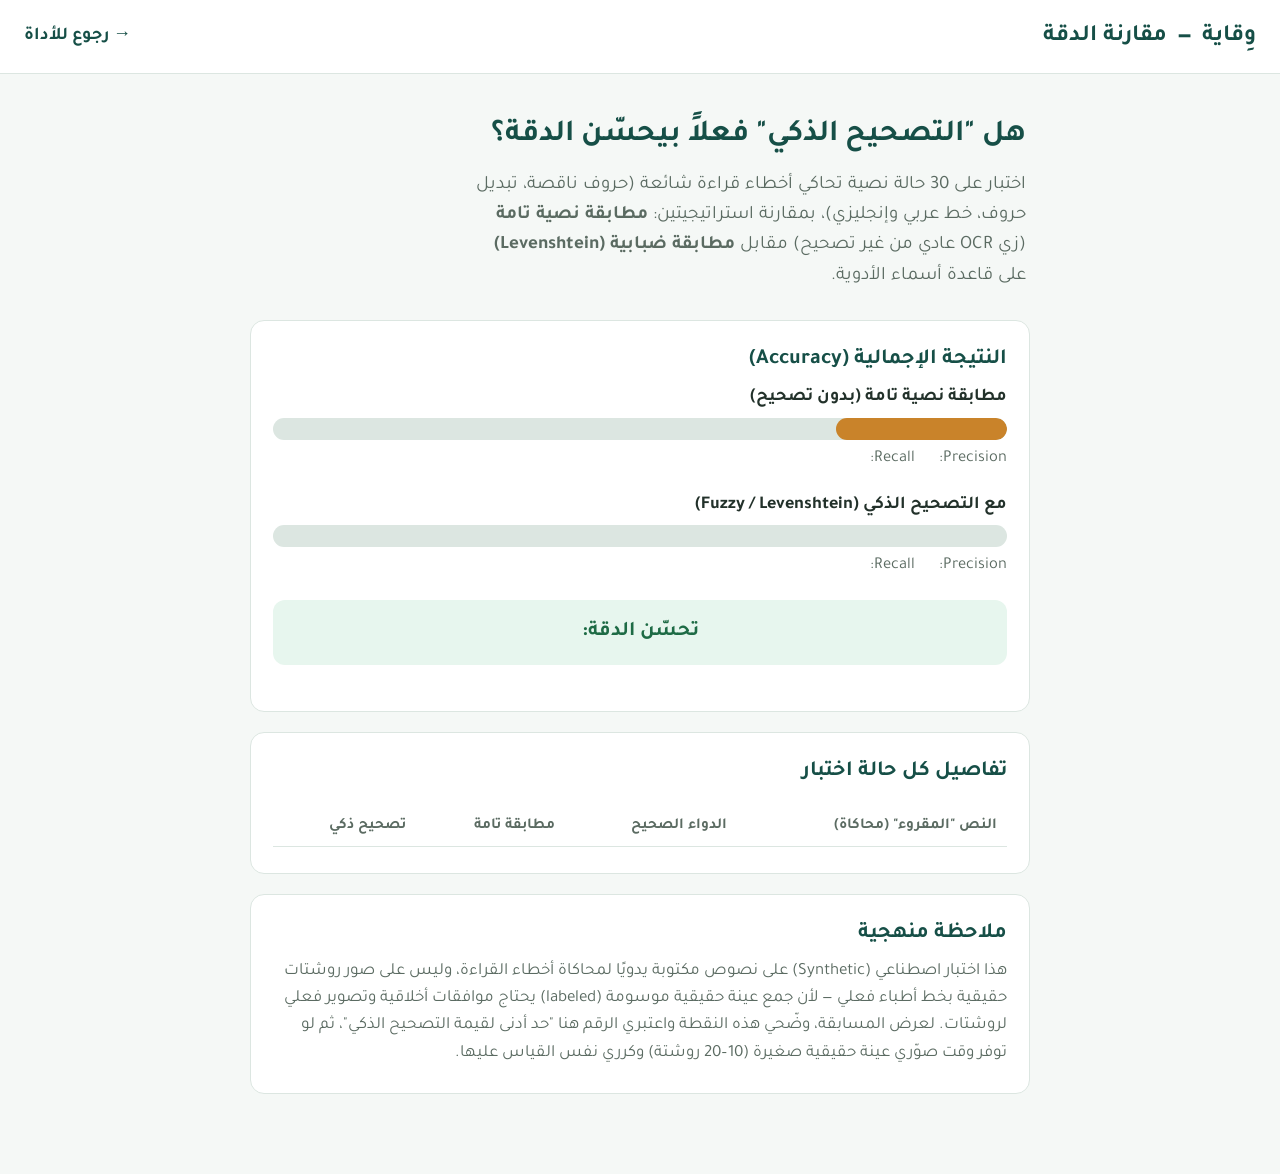
<file: prescription-checker/eval.html>
<!DOCTYPE html>
<html lang="ar" dir="rtl">
<head>
<meta charset="UTF-8">
<meta name="viewport" content="width=device-width, initial-scale=1">
<title>مقارنة الدقة | OCR عادي مقابل التصحيح الذكي</title>
<link href="https://fonts.googleapis.com/css2?family=Tajawal:wght@400;500;700;900&family=Inter:wght@400;500;600;700&display=swap" rel="stylesheet">
<link rel="stylesheet" href="style.css">
<style>
  main.eval { max-width: 820px; }
  .bar-row { margin-bottom: 18px; }
  .bar-label { display:flex; justify-content:space-between; margin-bottom:6px; font-weight:600; }
  .bar-track { background: var(--border); border-radius: 999px; height: 22px; overflow: hidden; }
  .bar-fill { background: var(--primary); height: 100%; width: 0%; transition: width .6s ease; border-radius: 999px; }
  #rawAcc .bar-fill { background: var(--medium); }
  .metrics-row { display:flex; gap: 24px; margin-top: 6px; color: var(--text-muted); font-size:0.92rem; }
  .improvement-box {
    background: var(--safe-tint); color:#1E6B45; padding: 16px 20px; border-radius: 12px;
    font-weight: 700; font-size: 1.15rem; text-align:center; margin: 20px 0;
  }
  table { width: 100%; border-collapse: collapse; font-size: 0.85rem; margin-top: 10px; }
  th, td { text-align: start; padding: 8px 10px; border-bottom: 1px solid var(--border); }
  th { color: var(--text-muted); font-weight: 600; }
  td.correct { color: var(--safe); font-weight: 700; }
  td.wrong-match { color: var(--danger); font-weight: 700; }
  td.no-match { color: var(--medium); font-weight: 700; }
  .table-wrap { overflow-x: auto; }
</style>
</head>
<body>
<header class="topbar">
  <div class="brand"><span data-i18n="app_name">وِقاية</span> — <span>مقارنة الدقة</span></div>
  <a href="index.html" style="color:var(--primary-dark); font-weight:600; text-decoration:none;">→ رجوع للأداة</a>
</header>

<main class="eval">
  <section class="hero">
    <h1>هل "التصحيح الذكي" فعلاً بيحسّن الدقة؟</h1>
    <p class="hero-sub">
      اختبار على 30 حالة نصية تحاكي أخطاء قراءة شائعة (حروف ناقصة، تبديل حروف، خط عربي وإنجليزي)، بمقارنة استراتيجيتين:
      <b>مطابقة نصية تامة</b> (زي OCR عادي من غير تصحيح) مقابل <b>مطابقة ضبابية (Levenshtein)</b> على قاعدة أسماء الأدوية.
    </p>
  </section>

  <section class="panel">
    <h2>النتيجة الإجمالية (Accuracy)</h2>
    <div class="bar-row">
      <div class="bar-label"><span>مطابقة نصية تامة (بدون تصحيح)</span></div>
      <div class="bar-track" id="rawAcc"><div class="bar-fill"></div></div>
      <div class="metrics-row">
        <span>Precision: <span id="rawPrec"></span></span>
        <span>Recall: <span id="rawRec"></span></span>
      </div>
    </div>
    <div class="bar-row">
      <div class="bar-label"><span>مع التصحيح الذكي (Fuzzy / Levenshtein)</span></div>
      <div class="bar-track" id="fuzzyAcc"><div class="bar-fill"></div></div>
      <div class="metrics-row">
        <span>Precision: <span id="fuzzyPrec"></span></span>
        <span>Recall: <span id="fuzzyRec"></span></span>
      </div>
    </div>
    <div class="improvement-box">تحسّن الدقة: <span id="improvement"></span></div>
  </section>

  <section class="panel">
    <h2>تفاصيل كل حالة اختبار</h2>
    <div class="table-wrap">
      <table id="detailTable">
        <thead>
          <tr><th>النص "المقروء" (محاكاة)</th><th>الدواء الصحيح</th><th>مطابقة تامة</th><th>تصحيح ذكي</th></tr>
        </thead>
        <tbody></tbody>
      </table>
    </div>
  </section>

  <section class="panel about-panel">
    <h2>ملاحظة منهجية</h2>
    <p>
      هذا اختبار اصطناعي (Synthetic) على نصوص مكتوبة يدويًا لمحاكاة أخطاء القراءة، وليس على صور روشتات حقيقية بخط أطباء فعلي —
      لأن جمع عينة حقيقية موسومة (labeled) يحتاج موافقات أخلاقية وتصوير فعلي لروشتات. لعرض المسابقة، وضّحي هذه النقطة
      واعتبري الرقم هنا "حد أدنى لقيمة التصحيح الذكي"، ثم لو توفر وقت صوّري عينة حقيقية صغيرة (10–20 روشتة) وكرري نفس القياس عليها.
    </p>
  </section>
</main>

<script src="db.js"></script>
<script src="match.js"></script>
<script src="eval.js"></script>
</body>
</html>
</file>
<file: prescription-checker/style.css>
:root {
  --bg: #F5F8F6;
  --surface: #FFFFFF;
  --border: #DCE6E1;
  --text: #22312A;
  --text-muted: #5B6B62;
  --primary: #1F6F64;
  --primary-dark: #164F47;
  --primary-tint: #E6F2EF;
  --safe: #2F9463;
  --safe-tint: #E7F6EE;
  --medium: #C9832A;
  --medium-tint: #FBF0DF;
  --danger: #C0473B;
  --danger-tint: #FBE9E6;
  --radius: 14px;
  --font-ar: "Tajawal", "Segoe UI", sans-serif;
  --font-en: "Inter", "Segoe UI", sans-serif;
}

* { box-sizing: border-box; }

html, body {
  margin: 0;
  padding: 0;
  background: var(--bg);
  color: var(--text);
  font-family: var(--font-ar);
  font-size: 18px;
  line-height: 1.6;
}

html[lang="en"] body { font-family: var(--font-en); }

body {
  padding-top: env(safe-area-inset-top, 0px);
  padding-bottom: env(safe-area-inset-bottom, 0px);
}

.topbar {
  display: flex;
  align-items: center;
  justify-content: space-between;
  padding: 18px 24px;
  padding-top: calc(18px + env(safe-area-inset-top, 0px));
  background: var(--surface);
  border-bottom: 1px solid var(--border);
  position: sticky;
  top: 0;
  z-index: 10;
}

.brand {
  display: flex;
  align-items: center;
  gap: 10px;
  font-weight: 700;
  font-size: 1.3rem;
  color: var(--primary-dark);
}
.brand-mark { color: var(--primary); display: inline-flex; }

.lang-toggle {
  border: 1.5px solid var(--primary);
  background: transparent;
  color: var(--primary-dark);
  padding: 8px 18px;
  border-radius: 999px;
  font-weight: 600;
  font-size: 0.95rem;
  cursor: pointer;
  font-family: inherit;
}
.lang-toggle:hover { background: var(--primary-tint); }

main {
  max-width: 760px;
  margin: 0 auto;
  padding: 28px 20px 60px;
}

.hero { padding: 12px 4px 28px; }
.hero h1 {
  font-size: 1.7rem;
  line-height: 1.45;
  margin: 0 0 12px;
  color: var(--primary-dark);
  font-weight: 700;
  max-width: 34ch;
}
.hero-sub {
  color: var(--text-muted);
  font-size: 1.05rem;
  max-width: 55ch;
  margin: 0;
}

.panel {
  background: var(--surface);
  border: 1px solid var(--border);
  border-radius: var(--radius);
  padding: 22px 22px 26px;
  margin-bottom: 20px;
}

.panel h2 {
  margin: 0 0 6px;
  font-size: 1.2rem;
  color: var(--primary-dark);
}

.panel-header-row {
  display: flex;
  align-items: center;
  gap: 10px;
  flex-wrap: wrap;
}
.badge {
  background: var(--medium-tint);
  color: var(--medium);
  font-size: 0.8rem;
  font-weight: 700;
  padding: 3px 12px;
  border-radius: 999px;
}

.hint {
  color: var(--text-muted);
  font-size: 0.95rem;
  margin: 0 0 16px;
}

.search-row { position: relative; }

#drugInput {
  width: 100%;
  font-size: 1.05rem;
  font-family: inherit;
  padding: 14px 16px;
  border: 1.5px solid var(--border);
  border-radius: 10px;
  background: var(--bg);
  color: var(--text);
}
#drugInput:focus {
  outline: none;
  border-color: var(--primary);
  background: var(--surface);
}

.suggestions {
  position: absolute;
  inset-inline: 0;
  top: calc(100% + 6px);
  background: var(--surface);
  border: 1px solid var(--border);
  border-radius: 10px;
  box-shadow: 0 8px 24px rgba(20, 40, 34, 0.12);
  z-index: 5;
  overflow: hidden;
  max-height: 280px;
  overflow-y: auto;
}
.suggestion-item {
  padding: 12px 16px;
  cursor: pointer;
  display: flex;
  justify-content: space-between;
  gap: 10px;
  align-items: baseline;
  border-bottom: 1px solid var(--border);
}
.suggestion-item:last-child { border-bottom: none; }
.suggestion-item:hover, .suggestion-item.active { background: var(--primary-tint); }
.suggestion-name { font-weight: 600; }
.suggestion-sub { color: var(--text-muted); font-size: 0.85rem; }

.chip-list {
  display: flex;
  flex-wrap: wrap;
  gap: 10px;
  margin-top: 16px;
}
.chip {
  display: flex;
  align-items: center;
  gap: 8px;
  background: var(--primary-tint);
  color: var(--primary-dark);
  padding: 9px 10px 9px 16px;
  border-radius: 999px;
  font-weight: 600;
  font-size: 0.98rem;
}
html[dir="rtl"] .chip { padding: 9px 16px 9px 10px; }
.chip button {
  border: none;
  background: rgba(255,255,255,0.6);
  color: var(--primary-dark);
  width: 24px;
  height: 24px;
  border-radius: 50%;
  cursor: pointer;
  font-size: 1rem;
  line-height: 1;
  display: flex;
  align-items: center;
  justify-content: center;
}

.file-drop {
  display: flex;
  align-items: center;
  justify-content: center;
  border: 2px dashed var(--border);
  border-radius: 12px;
  padding: 26px;
  cursor: pointer;
  color: var(--primary-dark);
  font-weight: 600;
  background: var(--bg);
}
.file-drop:hover { border-color: var(--primary); background: var(--primary-tint); }

.ocr-status {
  margin-top: 14px;
  padding: 12px 16px;
  border-radius: 10px;
  background: var(--medium-tint);
  color: #7A5417;
  font-size: 0.95rem;
}

.ocr-raw { margin-top: 18px; }
.ocr-raw h3 { font-size: 1rem; color: var(--text-muted); margin: 14px 0 8px; }
.ocr-raw pre {
  background: var(--bg);
  border: 1px solid var(--border);
  border-radius: 10px;
  padding: 14px;
  white-space: pre-wrap;
  font-family: var(--font-en);
  font-size: 0.9rem;
  color: var(--text);
}
.ocr-matches { display: flex; flex-direction: column; gap: 8px; }
.ocr-match-row {
  display: flex;
  align-items: center;
  justify-content: space-between;
  gap: 10px;
  background: var(--bg);
  border: 1px solid var(--border);
  border-radius: 10px;
  padding: 10px 14px;
}
.ocr-match-row button {
  background: var(--primary);
  color: #fff;
  border: none;
  padding: 7px 16px;
  border-radius: 8px;
  font-weight: 600;
  cursor: pointer;
  font-family: inherit;
  white-space: nowrap;
}

.results-empty {
  color: var(--text-muted);
  padding: 10px 2px;
}

.results-list { display: flex; flex-direction: column; gap: 14px; }

.result-card {
  border-radius: 12px;
  padding: 16px 18px;
  border: 1.5px solid transparent;
}
.result-card.severity-خطير, .result-card.severity-severe {
  background: var(--danger-tint);
  border-color: color-mix(in srgb, var(--danger) 35%, transparent);
}
.result-card.severity-متوسط, .result-card.severity-moderate {
  background: var(--medium-tint);
  border-color: color-mix(in srgb, var(--medium) 40%, transparent);
}
.result-card.severity-خفيف, .result-card.severity-mild {
  background: var(--safe-tint);
  border-color: color-mix(in srgb, var(--safe) 35%, transparent);
}

.result-top {
  display: flex;
  justify-content: space-between;
  align-items: center;
  gap: 10px;
  margin-bottom: 6px;
  flex-wrap: wrap;
}
.result-pair { font-weight: 700; font-size: 1.05rem; }
.severity-tag {
  font-size: 0.85rem;
  font-weight: 700;
  padding: 3px 12px;
  border-radius: 999px;
  white-space: nowrap;
}
.severity-tag.severe { background: var(--danger); color: #fff; }
.severity-tag.moderate { background: var(--medium); color: #fff; }
.severity-tag.mild { background: var(--safe); color: #fff; }

.result-desc { color: var(--text); font-size: 0.98rem; margin: 0; }

.results-safe-note {
  background: var(--safe-tint);
  color: #1E6B45;
  padding: 14px 16px;
  border-radius: 10px;
  font-weight: 600;
}

.about-panel p { color: var(--text-muted); font-size: 0.95rem; margin: 0 0 10px; }
.about-panel p:last-child { margin-bottom: 0; }

footer {
  text-align: center;
  color: var(--text-muted);
  font-size: 0.85rem;
  padding: 20px;
  padding-bottom: calc(20px + env(safe-area-inset-bottom, 0px));
}

@media (max-width: 480px) {
  .hero h1 { font-size: 1.4rem; }
  body { font-size: 17px; }
}
</file>
